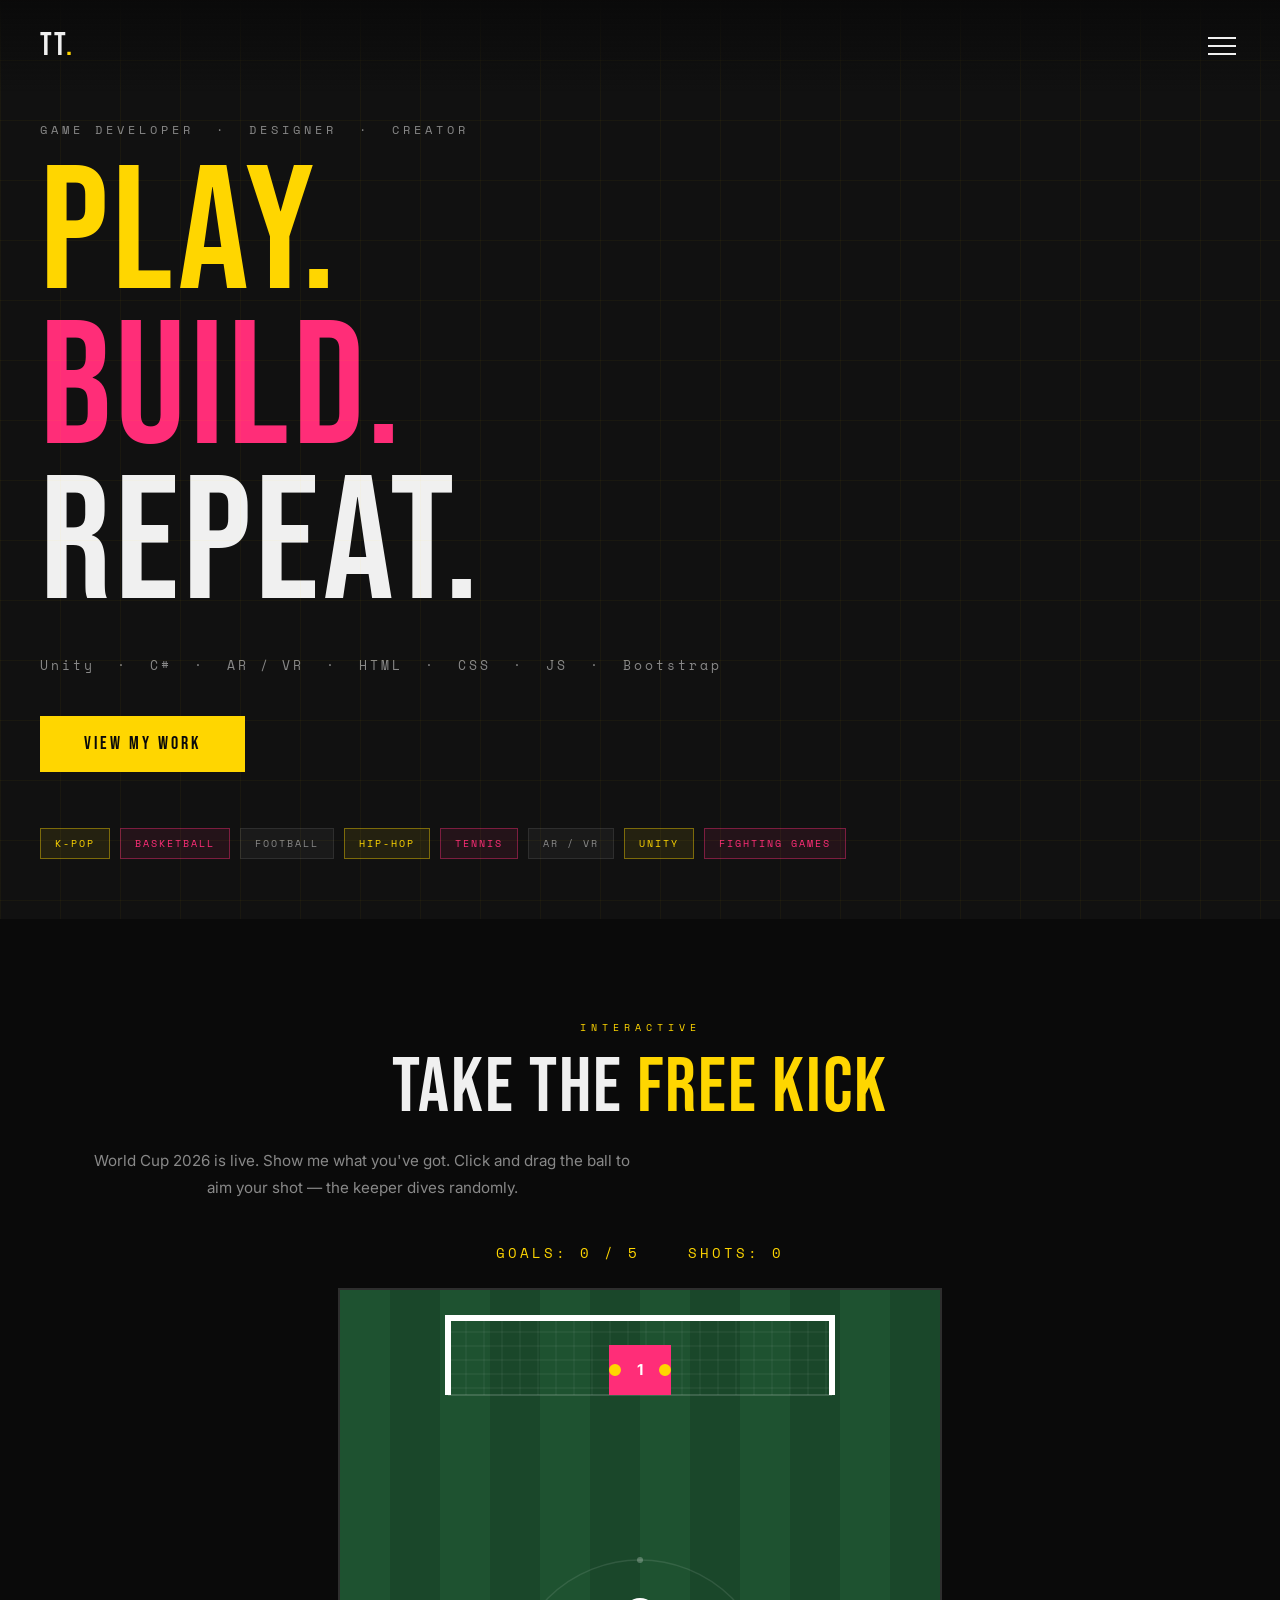
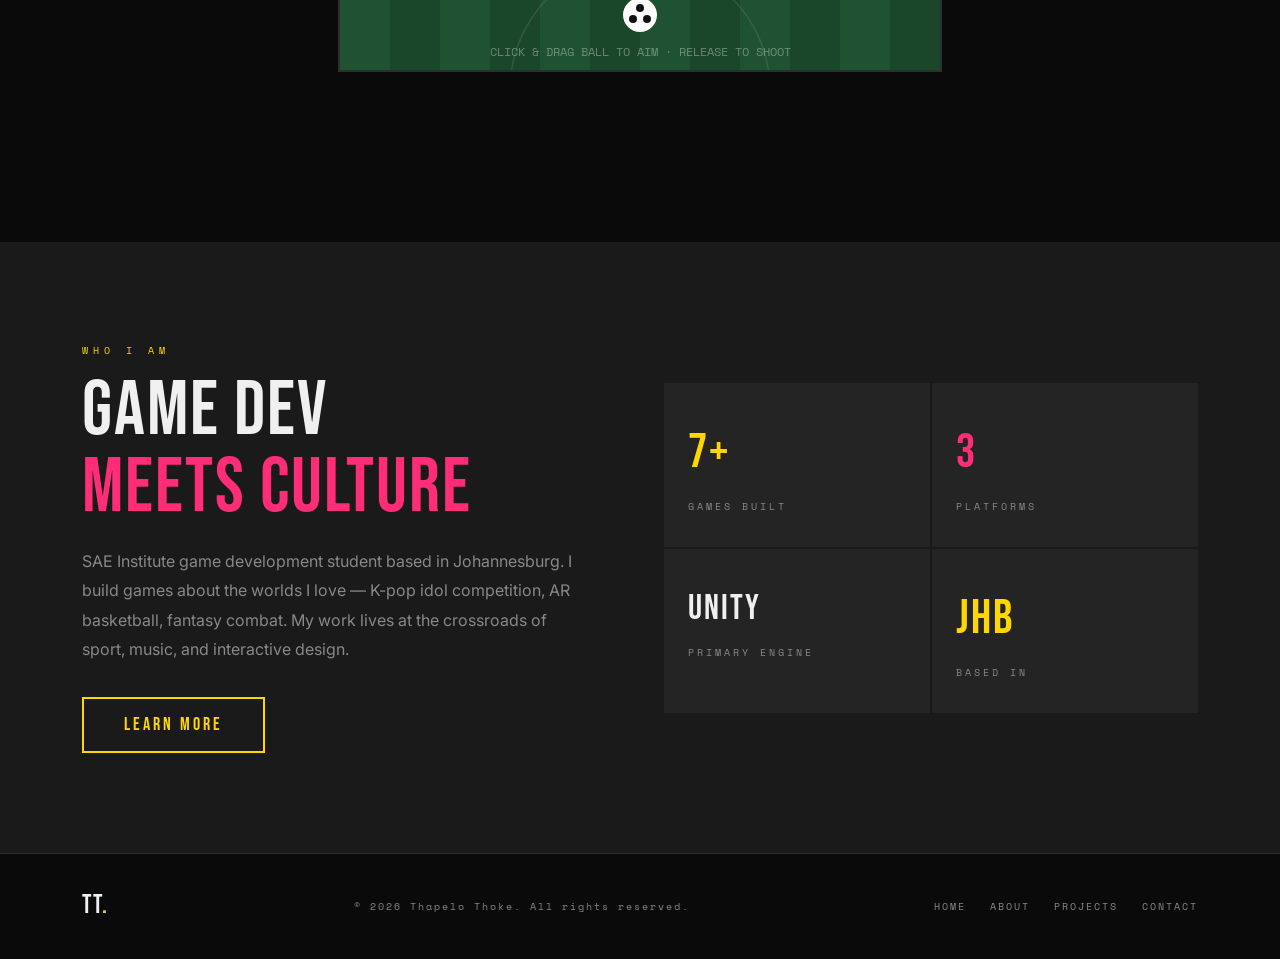
<file: index.html>
<!DOCTYPE html>
<html lang="en">
<head>
    <meta charset="UTF-8">
    <meta name="viewport" content="width=device-width, initial-scale=1.0">
    <title>Thapelo Thoke | Game Developer</title>

    <!-- Fonts -->
    <link rel="preconnect" href="https://fonts.googleapis.com">
    <link rel="preconnect" href="https://fonts.gstatic.com" crossorigin>
    <link href="https://fonts.googleapis.com/css2?family=Bebas+Neue&family=Inter:wght@400;500;600&family=Space+Mono:wght@400;700&display=swap" rel="stylesheet">

    <!-- Bootstrap styling -->
    <link href="https://cdn.jsdelivr.net/npm/bootstrap@5.3.0/dist/css/bootstrap.min.css" rel="stylesheet">

    <!-- Scroll animation styles -->
    <link href="https://unpkg.com/aos@2.3.1/dist/aos.css" rel="stylesheet">

    <!-- Main stylesheet -->
    <link rel="stylesheet" href="style.css">
</head>
<body>

    <!-- Navigation -->
    <nav class="site-nav">
        <!-- Logo -->
        <a href="index.html" class="nav-logo">TT<span class="logo-dot">.</span></a>

        <!-- Hamburger button -->
        <button class="nav-toggle" id="navToggle" aria-label="Open navigation menu">
            <span></span>
            <span></span>
            <span></span>
        </button>
    </nav>

    <!-- Fullscreen menu overlay -->
    <div class="nav-overlay" id="navOverlay" role="dialog" aria-modal="true">
        <!-- Close button -->
        <button class="nav-close" id="navClose" aria-label="Close navigation menu">✕</button>

        <!-- Menu links -->
        <ul class="overlay-menu">
            <li><a href="index.html"    class="overlay-link">Home</a></li>
            <li><a href="about.html"    class="overlay-link">About</a></li>
            <li><a href="projects.html" class="overlay-link">Projects</a></li>
            <li><a href="contact.html"  class="overlay-link">Contact</a></li>
        </ul>

        <!-- Decorative name in the background -->
        <div class="overlay-deco" aria-hidden="true">THAPELO THOKE</div>
    </div>


    <!-- Hero section -->
    <section class="hero-section">

        <!-- Small label above the headline -->
        <p class="hero-eyebrow">Game Developer &nbsp;·&nbsp; Designer &nbsp;·&nbsp; Creator</p>

        <!-- Big headline -->
        <h1 class="hero-headline" aria-label="Play. Build. Repeat.">
            <span class="headline-line yellow">PLAY.</span>
            <span class="headline-line pink">BUILD.</span>
            <span class="headline-line white">REPEAT.</span>
        </h1>

        <!-- Small tech line -->
        <p class="hero-sub">Unity &nbsp;·&nbsp; C# &nbsp;·&nbsp; AR / VR &nbsp;·&nbsp; HTML &nbsp;·&nbsp; CSS &nbsp;·&nbsp; JS &nbsp;·&nbsp; Bootstrap</p>

        <!-- Main button -->
        <a href="projects.html" class="cta-btn">VIEW MY WORK</a>

        <!-- Little tags for the vibe -->
        <div class="hero-tags" aria-label="My worlds">
            <span class="tag-badge yellow-tag">K-POP</span>
            <span class="tag-badge pink-tag">BASKETBALL</span>
            <span class="tag-badge white-tag">FOOTBALL</span>
            <span class="tag-badge yellow-tag">HIP-HOP</span>
            <span class="tag-badge pink-tag">TENNIS</span>
            <span class="tag-badge white-tag">AR / VR</span>
            <span class="tag-badge yellow-tag">UNITY</span>
            <span class="tag-badge pink-tag">FIGHTING GAMES</span>
        </div>

    </section>


    <!-- Mini football game -->
    <section class="game-section" id="game">
        <div class="container">

            <!-- Scroll animation -->
            <div class="section-label" data-aos="fade-up">INTERACTIVE</div>

            <h2 class="section-title" data-aos="fade-up" data-aos-delay="100">
                TAKE THE <span class="yellow">FREE KICK</span>
            </h2>

            <p class="section-sub" data-aos="fade-up" data-aos-delay="150">
                World Cup 2026 is live. Show me what you've got.
                Click and drag the ball to aim your shot — the keeper dives randomly.
            </p>

            <!-- Score display -->
            <div class="game-score-display" data-aos="fade-up" data-aos-delay="200">
                <span id="scoreDisplay">GOALS: 0 / 5</span>
                <span id="attemptsDisplay">SHOTS: 0</span>
            </div>

            <!-- Game canvas -->
            <canvas id="footballCanvas" data-aos="fade-up" data-aos-delay="250"
                    role="img" aria-label="Football free kick game"></canvas>

            <!-- Game message -->
            <div id="gameMessage" class="game-message" aria-live="polite"></div>

            <!-- Reset button -->
            <div class="text-center">
                <button id="resetGame" class="game-reset-btn" style="display:none;">
                    PLAY AGAIN ↺
                </button>
            </div>

        </div>
    </section>


    <!-- Short intro section -->
    <section class="bio-teaser-section">
        <div class="container">

            <!-- Bootstrap row splits content into two columns on large screens -->
            <div class="row align-items-center g-5">

                <!-- Text column -->
                <div class="col-lg-6" data-aos="fade-right">
                    <div class="section-label">WHO I AM</div>
                    <h2 class="section-title">
                        GAME DEV<br>
                        <span class="pink">MEETS CULTURE</span>
                    </h2>
                    <p class="bio-text">
                        SAE Institute game development student based in Johannesburg.
                        I build games about the worlds I love — K-pop idol competition,
                        AR basketball, fantasy combat. My work lives at the crossroads
                        of sport, music, and interactive design.
                    </p>
                    <a href="about.html" class="outline-btn">LEARN MORE</a>
                </div>

                <!-- Stats column -->
                <div class="col-lg-6" data-aos="fade-left" data-aos-delay="200">
                    <div class="stat-grid">

                        <div class="stat-card">
                            <span class="stat-num yellow">7+</span>
                            <span class="stat-label">Games Built</span>
                        </div>

                        <div class="stat-card">
                            <span class="stat-num pink">3</span>
                            <span class="stat-label">Platforms</span>
                        </div>

                        <div class="stat-card">
                            <span class="stat-num" style="color: var(--white); font-size: 2.2rem;">Unity</span>
                            <span class="stat-label">Primary Engine</span>
                        </div>

                        <div class="stat-card">
                            <span class="stat-num yellow">JHB</span>
                            <span class="stat-label">Based In</span>
                        </div>

                    </div>
                </div>

            </div>
        </div>
    </section>


    <!-- Footer -->
    <footer class="site-footer">
        <div class="container">
            <div class="footer-inner">
                <span class="footer-logo">TT<span class="logo-dot">.</span></span>
                <span class="footer-copy">© 2026 Thapelo Thoke. All rights reserved.</span>
                <nav class="footer-links" aria-label="Footer navigation">
                    <a href="index.html">Home</a>
                    <a href="about.html">About</a>
                    <a href="projects.html">Projects</a>
                    <a href="contact.html">Contact</a>
                </nav>
            </div>
        </div>
    </footer>


    <!-- Scripts -->

    <!-- Bootstrap JS -->
    <script src="https://cdn.jsdelivr.net/npm/bootstrap@5.3.0/dist/js/bootstrap.bundle.min.js"></script>

    <!-- AOS JS -->
    <script src="https://unpkg.com/aos@2.3.1/dist/aos.js"></script>

    <!-- Main script -->
    <script src="script.js"></script>

</body>
</html>
</file>
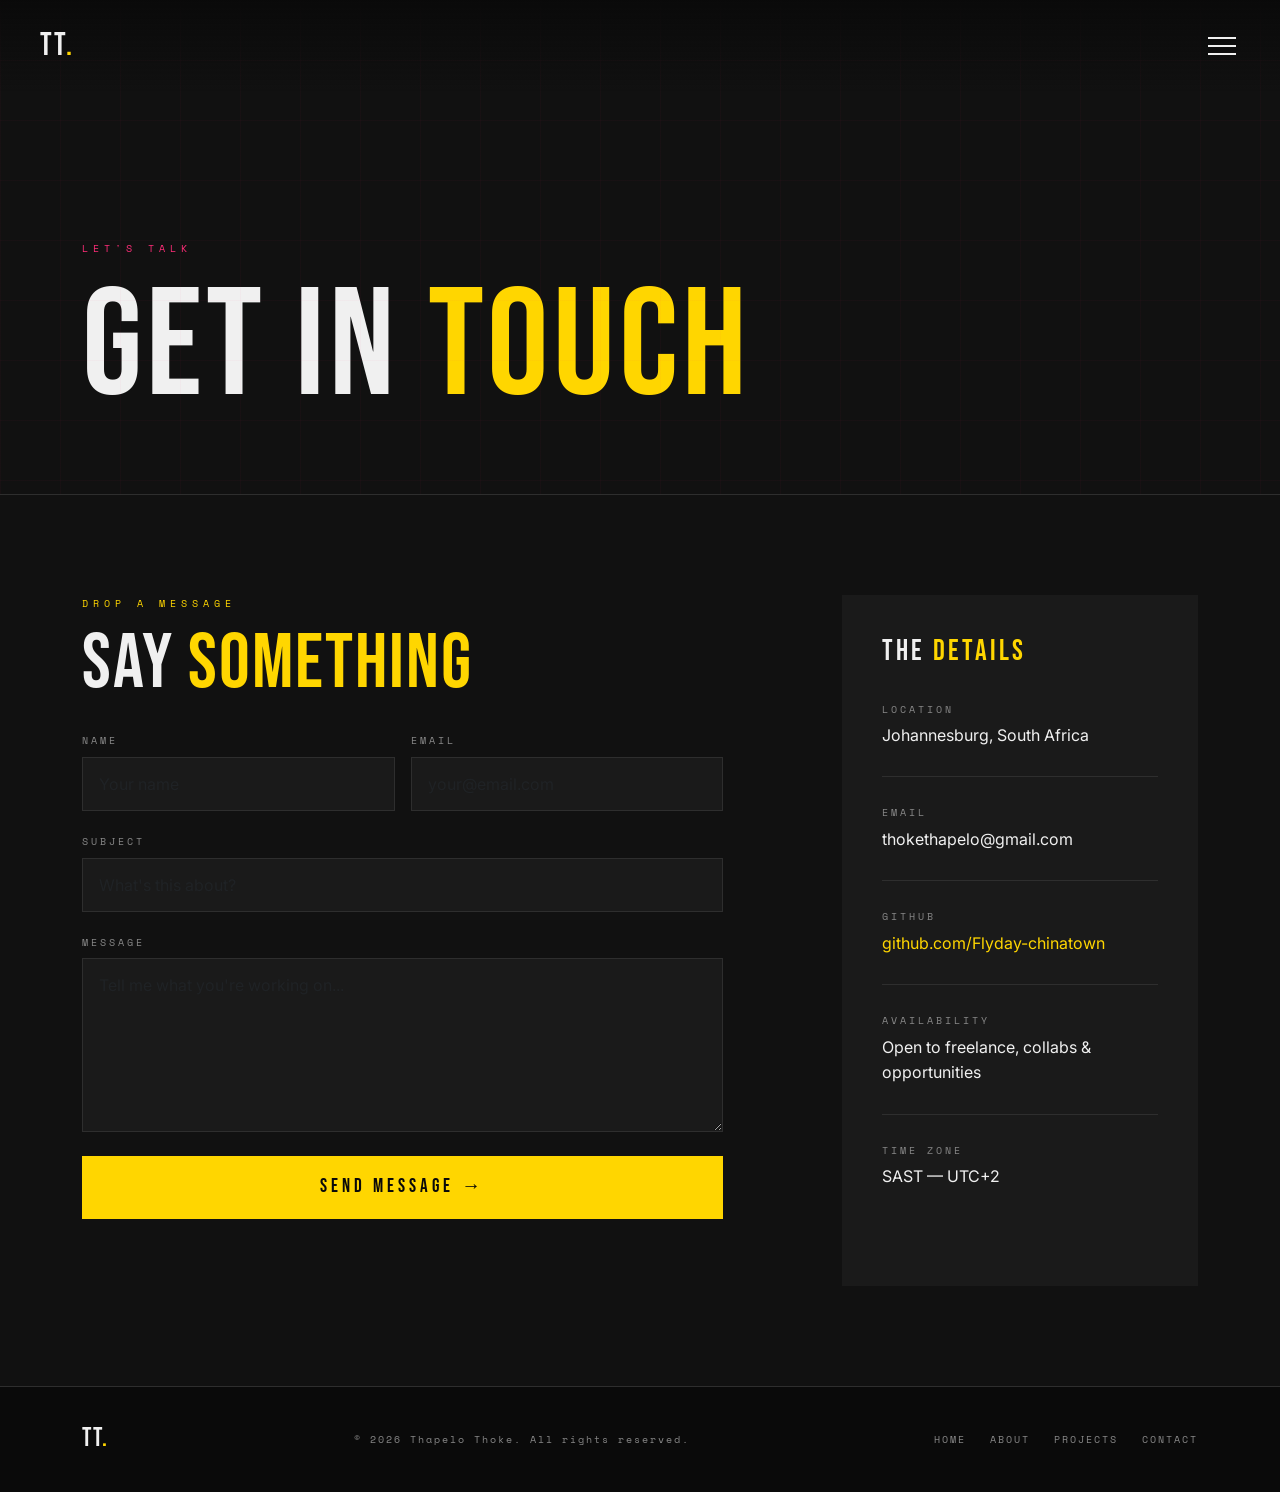
<file: contact.html>
<!DOCTYPE html>
<html lang="en">
<head>
    <meta charset="UTF-8">
    <meta name="viewport" content="width=device-width, initial-scale=1.0">
    <title>Contact | Thapelo Thoke</title>

    <!-- Fonts for the site -->
    <link rel="preconnect" href="https://fonts.googleapis.com">
    <link rel="preconnect" href="https://fonts.gstatic.com" crossorigin>
    <link href="https://fonts.googleapis.com/css2?family=Bebas+Neue&family=Inter:wght@400;500;600&family=Space+Mono:wght@400;700&display=swap" rel="stylesheet">

    <!-- Bootstrap styling for the form layout -->
    <link href="https://cdn.jsdelivr.net/npm/bootstrap@5.3.0/dist/css/bootstrap.min.css" rel="stylesheet">

    <!-- Scroll animation styles -->
    <link href="https://unpkg.com/aos@2.3.1/dist/aos.css" rel="stylesheet">

    <!-- Main stylesheet -->
    <link rel="stylesheet" href="style.css">
</head>
<body>

    <!-- Navigation -->
    <nav class="site-nav">
        <a href="index.html" class="nav-logo">TT<span class="logo-dot">.</span></a>
        <button class="nav-toggle" id="navToggle" aria-label="Open navigation menu">
            <span></span>
            <span></span>
            <span></span>
        </button>
    </nav>

    <div class="nav-overlay" id="navOverlay" role="dialog" aria-modal="true">
        <button class="nav-close" id="navClose" aria-label="Close navigation menu">✕</button>
        <ul class="overlay-menu">
            <li><a href="index.html"    class="overlay-link">Home</a></li>
            <li><a href="about.html"    class="overlay-link">About</a></li>
            <li><a href="projects.html" class="overlay-link">Projects</a></li>
            <li><a href="contact.html"  class="overlay-link">Contact</a></li>
        </ul>
        <div class="overlay-deco" aria-hidden="true">THAPELO THOKE</div>
    </div>


    <!-- Page hero -->
    <header class="page-hero">
        <div class="container">
            <p class="page-hero-label">Let's talk</p>
            <h1 class="page-hero-title">
                GET IN <span>TOUCH</span>
            </h1>
        </div>
    </header>


    <!-- Contact section -->
    <section class="contact-section">
        <div class="container">

            <div class="row g-4">

                <!-- Contact form -->
                <div class="col-lg-7" data-aos="fade-right">

                    <div class="section-label">Drop a message</div>
                    <h2 class="section-title mb-4">
                        SAY <span class="yellow">SOMETHING</span>
                    </h2>

                    <!-- id="contactForm" — script.js listens to this submit event -->
                    <form class="contact-form" id="contactForm" novalidate>

                        <!-- NAME + EMAIL — two fields side by side on medium+ screens -->
                        <div class="row g-3 mb-3">

                            <div class="col-md-6">
                                <!-- for="..." must match the input's id="..." for accessibility -->
                                <label for="contactName">NAME</label>
                                <input
                                    type="text"
                                    class="form-control"
                                    id="contactName"
                                    name="name"
                                    placeholder="Your name"
                                    required
                                >
                            </div>

                            <div class="col-md-6">
                                <label for="contactEmail">EMAIL</label>
                                <input
                                    type="email"
                                    class="form-control"
                                    id="contactEmail"
                                    name="email"
                                    placeholder="your@email.com"
                                    required
                                >
                            </div>

                        </div>

                        <!-- SUBJECT -->
                        <div class="mb-3">
                            <label for="contactSubject">SUBJECT</label>
                            <input
                                type="text"
                                class="form-control"
                                id="contactSubject"
                                name="subject"
                                placeholder="What's this about?"
                            >
                        </div>

                        <!-- MESSAGE — textarea, rows="6" sets height -->
                        <div class="mb-4">
                            <label for="contactMessage">MESSAGE</label>
                            <textarea
                                class="form-control"
                                id="contactMessage"
                                name="message"
                                rows="6"
                                placeholder="Tell me what you're working on..."
                                required
                            ></textarea>
                        </div>

                        <!-- SUBMIT BUTTON -->
                        <button type="submit" class="form-submit-btn">
                            SEND MESSAGE →
                        </button>

                        <!-- SUCCESS MESSAGE — hidden by default, shown by script.js after submit -->
                        <div class="form-success" id="formSuccess" role="alert">
                            ✓ MESSAGE SENT — I'LL GET BACK TO YOU SOON.
                        </div>

                    </form>

                </div><!-- end left column -->


                <!-- Contact details -->
                <div class="col-lg-4 offset-lg-1" data-aos="fade-left" data-aos-delay="200">

                    <div class="contact-info">

                        <h3 class="contact-info-title">
                            THE <span class="yellow">DETAILS</span>
                        </h3>

                        <!-- Location -->
                        <div class="contact-detail">
                            <span class="contact-detail-label">Location</span>
                            <span class="contact-detail-value">Johannesburg, South Africa</span>
                        </div>

                        <!-- Email — update with your real email address -->
                        <div class="contact-detail">
                            <span class="contact-detail-label">Email</span>
                            <span class="contact-detail-value">thokethapelo@gmail.com</span>
                        </div>

                        <!-- GitHub -->
                        <div class="contact-detail">
                            <span class="contact-detail-label">GitHub</span>
                            <span class="contact-detail-value">
                                <a href="https://github.com/Flyday-chinatown"
                                   target="_blank"
                                   rel="noopener noreferrer"
                                   style="color: var(--yellow); text-decoration: none;">
                                    github.com/Flyday-chinatown
                                </a>
                            </span>
                        </div>

                        <!-- Availability -->
                        <div class="contact-detail">
                            <span class="contact-detail-label">Availability</span>
                            <span class="contact-detail-value">
                                Open to freelance, collabs &amp; opportunities
                            </span>
                        </div>

                        <!-- Based in / Time zone -->
                        <div class="contact-detail">
                            <span class="contact-detail-label">Time Zone</span>
                            <span class="contact-detail-value">SAST — UTC+2</span>
                        </div>

                    </div><!-- end .contact-info -->

                </div><!-- end right column -->

            </div><!-- end .row -->

        </div>
    </section>


    <!-- Footer -->
    <footer class="site-footer">
        <div class="container">
            <div class="footer-inner">
                <span class="footer-logo">TT<span class="logo-dot">.</span></span>
                <span class="footer-copy">© 2026 Thapelo Thoke. All rights reserved.</span>
                <nav class="footer-links" aria-label="Footer navigation">
                    <a href="index.html">Home</a>
                    <a href="about.html">About</a>
                    <a href="projects.html">Projects</a>
                    <a href="contact.html">Contact</a>
                </nav>
            </div>
        </div>
    </footer>


    <!-- Bootstrap JS -->
    <script src="https://cdn.jsdelivr.net/npm/bootstrap@5.3.0/dist/js/bootstrap.bundle.min.js"></script>
    <!-- AOS JS -->
    <script src="https://unpkg.com/aos@2.3.1/dist/aos.js"></script>
    <!-- Main script -->
    <script src="script.js"></script>

</body>
</html>
</file>
<file: style.css>
/* Theme colours, fonts, and spacing for the portfolio. */

/* Shared values for colours, fonts, and spacing. */
:root {
    /* Colours */
    --void:    #0A0A0A;
    --deep:    #111111;
    --surface: #1A1A1A;
    --card:    #242424;
    --border:  #2E2E2E;
    --yellow:  #FFD600;
    --pink:    #FF2D78;
    --white:   #F0F0F0;
    --gray:    #888888;

    /* Typography */
    --font-display: 'Bebas Neue', sans-serif;
    --font-body:    'Inter', sans-serif;
    --font-mono:    'Space Mono', monospace;

    /* Spacing */
    --section-pad: 100px;
}

/* Basic reset and a few default page styles. */
*, *::before, *::after {
    box-sizing: border-box;
    margin: 0;
    padding: 0;
}

html {
    scroll-behavior: smooth;
}

body {
    background-color: var(--deep);
    color: var(--white);
    font-family: var(--font-body);
    font-size: 16px;
    line-height: 1.6;
    overflow-x: hidden; /* keeps the page from scrolling sideways */
}

/* Handy colour helpers for inline text. */
.yellow { color: var(--yellow); }
.pink   { color: var(--pink);   }

/* Sticky top nav with a simple hamburger menu. */

.site-nav {
    position: fixed;
    top: 0;
    left: 0;
    width: 100%;
    display: flex;
    justify-content: space-between;
    align-items: center;
    padding: 20px 40px;
    z-index: 1000;
    /* Gradient fades to transparent so content below shows through when scrolled */
    background: linear-gradient(to bottom, rgba(10,10,10,0.97) 0%, transparent 100%);
}

/* The small logo in the top left. */
.nav-logo {
    font-family: var(--font-display);
    font-size: 2rem;
    color: var(--white);
    text-decoration: none;
    letter-spacing: 2px;
}

/* The little yellow dot in the logo. */
.logo-dot {
    color: var(--yellow);
}

/* The hamburger button. */
.nav-toggle {
    background: none;
    border: none;
    cursor: pointer;
    display: flex;
    flex-direction: column;
    gap: 6px;
    padding: 4px;
    z-index: 1001; /* stays above overlay */
}

/* The three bars that make up the icon. */
.nav-toggle span {
    display: block;
    width: 28px;
    height: 2px;
    background: var(--white);
    transition: all 0.3s ease;
}

/* Opens into an X when the menu is active. */
.nav-toggle.open span:nth-child(1) { transform: translateY(8px) rotate(45deg); }
.nav-toggle.open span:nth-child(2) { opacity: 0; }
.nav-toggle.open span:nth-child(3) { transform: translateY(-8px) rotate(-45deg); }

/* Full-screen menu that appears when the button is pressed. */

.nav-overlay {
    position: fixed;
    inset: 0;              /* shorthand for top/right/bottom/left: 0 */
    background: var(--void);
    z-index: 999;
    display: flex;
    flex-direction: column;
    justify-content: center;
    align-items: center;
    /* Hidden by default */
    opacity: 0;
    pointer-events: none;
    transition: opacity 0.4s ease;
}

/* Added by JS when the menu opens. */
.nav-overlay.active {
    opacity: 1;
    pointer-events: all;
}

/* The close button inside the overlay. */
.nav-close {
    position: absolute;
    top: 24px;
    right: 40px;
    background: none;
    border: none;
    color: var(--white);
    font-size: 2rem;
    cursor: pointer;
    transition: color 0.2s;
}
.nav-close:hover { color: var(--yellow); }

/* The links in the menu. */
.overlay-menu {
    list-style: none;
    text-align: center;
}

/* Big menu links. */
.overlay-link {
    font-family: var(--font-display);
    font-size: clamp(3rem, 8vw, 6rem);  /* fluid size: min 3rem, max 6rem */
    color: var(--white);
    text-decoration: none;
    letter-spacing: 6px;
    display: block;
    padding: 6px 0;
    transition: color 0.2s ease, letter-spacing 0.2s ease;
}

.overlay-link:hover {
    color: var(--yellow);
    letter-spacing: 10px; /* spreads out on hover */
}

/* Small label at the bottom of the overlay. */
.overlay-deco {
    position: absolute;
    bottom: 40px;
    font-family: var(--font-display);
    font-size: clamp(1rem, 3.5vw, 2rem);
    color: var(--surface);   /* very subtle — almost invisible */
    letter-spacing: 12px;
    user-select: none;
}

/* Home page hero. */

.hero-section {
    min-height: 100vh;
    display: flex;
    flex-direction: column;
    justify-content: center;
    padding: 120px 40px 60px;
    position: relative;
    overflow: hidden;
}

/* Soft grid texture behind the hero. */
.hero-section::before {
    content: '';
    position: absolute;
    inset: 0;
    background-image:
        linear-gradient(rgba(255,214,0,0.04) 1px, transparent 1px),
        linear-gradient(90deg, rgba(255,214,0,0.04) 1px, transparent 1px);
    background-size: 60px 60px;
    pointer-events: none;
}

/* Little label above the headline. */
.hero-eyebrow {
    font-family: var(--font-mono);
    font-size: 0.75rem;
    color: var(--gray);
    letter-spacing: 4px;
    margin-bottom: 20px;
    text-transform: uppercase;
}

/* Stacked headline layout. */
.hero-headline {
    display: flex;
    flex-direction: column;
    line-height: 0.88;
    margin-bottom: 32px;
}

/* Each line in the big headline. */
.headline-line {
    font-family: var(--font-display);
    font-size: clamp(4.5rem, 15vw, 11rem); /* scales with viewport width */
    letter-spacing: 4px;
    display: block;
}

.headline-line.yellow { color: var(--yellow); }
.headline-line.pink   { color: var(--pink);   }
.headline-line.white  { color: var(--white);  }

/* Small stack line under the hero text. */
.hero-sub {
    font-family: var(--font-mono);
    font-size: 0.8rem;
    color: var(--gray);
    letter-spacing: 3px;
    margin-bottom: 40px;
}

/* Main call-to-action button. */
.cta-btn {
    display: inline-block;
    background: var(--yellow);
    color: var(--void);
    font-family: var(--font-display);
    font-size: 1.1rem;
    letter-spacing: 3px;
    padding: 14px 44px;
    text-decoration: none;
    transition: background 0.2s ease, transform 0.2s ease;
    align-self: flex-start; /* don't stretch to full width */
}

.cta-btn:hover {
    background: var(--pink);
    color: var(--white);
    transform: translateY(-3px);
}

/* Secondary button used in a few places. */
.outline-btn {
    display: inline-block;
    border: 2px solid var(--yellow);
    color: var(--yellow);
    font-family: var(--font-display);
    font-size: 1.1rem;
    letter-spacing: 3px;
    padding: 12px 40px;
    text-decoration: none;
    transition: all 0.2s ease;
}

.outline-btn:hover {
    background: var(--yellow);
    color: var(--void);
}

/* Little tags under the hero button. */
.hero-tags {
    display: flex;
    flex-wrap: wrap;
    gap: 10px;
    margin-top: 56px;
}

.tag-badge {
    font-family: var(--font-mono);
    font-size: 0.65rem;
    letter-spacing: 2px;
    padding: 6px 14px;
    text-transform: uppercase;
}

.yellow-tag { background: rgba(255,214,0,0.08);  color: var(--yellow); border: 1px solid rgba(255,214,0,0.4); }
.pink-tag   { background: rgba(255,45,120,0.08); color: var(--pink);   border: 1px solid rgba(255,45,120,0.4); }
.white-tag  { background: rgba(240,240,240,0.04); color: var(--gray);  border: 1px solid var(--border); }

/* Shared section styling used across the site. */

/* Tiny label above section titles. */
.section-label {
    font-family: var(--font-mono);
    font-size: 0.65rem;
    color: var(--yellow);
    letter-spacing: 5px;
    margin-bottom: 14px;
    text-transform: uppercase;
}

/* Main section heading. */
.section-title {
    font-family: var(--font-display);
    font-size: clamp(2.5rem, 6vw, 5rem);
    letter-spacing: 2px;
    line-height: 1;
    margin-bottom: 20px;
}

/* Intro text under the section heading. */
.section-sub {
    color: var(--gray);
    font-size: 0.95rem;
    max-width: 560px;
    margin-bottom: 40px;
    line-height: 1.8;
}

/* Mini football game on the home page. */

.game-section {
    padding: var(--section-pad) 0;
    background: var(--void);
    text-align: center;
}

/* Score display above the canvas. */
.game-score-display {
    display: flex;
    justify-content: center;
    gap: 48px;
    margin-bottom: 24px;
    font-family: var(--font-mono);
    font-size: 0.9rem;
    color: var(--yellow);
    letter-spacing: 3px;
}

/* The game canvas. */
#footballCanvas {
    display: block;
    margin: 0 auto;
    border: 2px solid var(--border);
    cursor: crosshair;
    max-width: 100%;   /* responsive — shrinks on smaller screens */
    height: auto;
}

/* Message shown under the canvas. */
.game-message {
    font-family: var(--font-display);
    font-size: 2.5rem;
    letter-spacing: 4px;
    margin-top: 20px;
    min-height: 50px;  /* fixed height prevents layout jump */
    transition: color 0.3s ease;
}

/* Button shown after a win. */
.game-reset-btn {
    margin-top: 16px;
    background: none;
    border: 2px solid var(--pink);
    color: var(--pink);
    font-family: var(--font-display);
    font-size: 1.2rem;
    letter-spacing: 3px;
    padding: 12px 36px;
    cursor: pointer;
    transition: all 0.2s ease;
}

.game-reset-btn:hover {
    background: var(--pink);
    color: var(--white);
}

/* Short intro and quick stats on the home page. */

.bio-teaser-section {
    padding: var(--section-pad) 0;
    background: var(--surface);
}

.bio-text {
    color: var(--gray);
    font-size: 1rem;
    line-height: 1.85;
    margin-bottom: 32px;
    max-width: 500px;
}

/* Two-by-two grid for the stats. */
.stat-grid {
    display: grid;
    grid-template-columns: 1fr 1fr;
    gap: 2px;         /* tiny gap creates the "tile" look */
}

.stat-card {
    background: var(--card);
    padding: 32px 24px;
    display: flex;
    flex-direction: column;
    gap: 8px;
}

.stat-num {
    font-family: var(--font-display);
    font-size: 3rem;
    letter-spacing: 2px;
    display: block;
}

.stat-label {
    font-family: var(--font-mono);
    font-size: 0.6rem;
    color: var(--gray);
    letter-spacing: 3px;
    text-transform: uppercase;
}

/* Smaller hero used on the inner pages. */

.page-hero {
    min-height: 55vh;
    display: flex;
    align-items: flex-end;
    padding: 120px 40px 60px;
    border-bottom: 1px solid var(--border);
    position: relative;
    overflow: hidden;
}

/* Soft pink grid behind the inner-page hero. */
.page-hero::before {
    content: '';
    position: absolute;
    inset: 0;
    background-image:
        linear-gradient(rgba(255,45,120,0.03) 1px, transparent 1px),
        linear-gradient(90deg, rgba(255,45,120,0.03) 1px, transparent 1px);
    background-size: 60px 60px;
    pointer-events: none;
}

/* Tiny label above the page title. */
.page-hero-label {
    font-family: var(--font-mono);
    font-size: 0.65rem;
    color: var(--pink);
    letter-spacing: 5px;
    margin-bottom: 16px;
    text-transform: uppercase;
}

/* Large page title. */
.page-hero-title {
    font-family: var(--font-display);
    font-size: clamp(4rem, 12vw, 10rem);
    letter-spacing: 4px;
    line-height: 1;
    color: var(--white);
}

.page-hero-title span { color: var(--yellow); }

/* About page layout. */

.about-story {
    padding: var(--section-pad) 0;
    background: var(--deep);
}

/* Main story text. */
.story-text {
    font-size: 1.05rem;
    line-height: 1.95;
    color: var(--gray);
    max-width: 620px;
}

.story-text strong { color: var(--white); }

/* Tools and skills section. */
.skills-section {
    padding: var(--section-pad) 0;
    background: var(--surface);
}

/* Responsive grid for the skill tiles. */
.skills-grid {
    display: grid;
    grid-template-columns: repeat(auto-fill, minmax(130px, 1fr));
    gap: 2px;
    margin-top: 40px;
}

/* One skill tile. */
.skill-tile {
    background: var(--card);
    padding: 28px 16px;
    text-align: center;
    transition: background 0.2s ease;
    cursor: default;
}

.skill-tile:hover { background: var(--border); }

/* Icon inside each skill tile. */
.skill-icon-img {
    width: 42px;
    height: 42px;
    object-fit: contain;   /* keeps logo proportions, no cropping */
    margin-bottom: 12px;
    display: block;
    margin-left: auto;
    margin-right: auto;
    /* Slight desaturate at rest — pops to full colour on hover */
    filter: grayscale(30%) brightness(0.9);
    transition: filter 0.25s ease;
}

.skill-tile:hover .skill-icon-img {
    filter: grayscale(0%) brightness(1.1);
}

/* Skill name. */
.skill-name {
    font-family: var(--font-mono);
    font-size: 0.6rem;
    letter-spacing: 2px;
    color: var(--gray);
    text-transform: uppercase;
}

/* Things I’m into section. */
.passions-section {
    padding: var(--section-pad) 0;
    background: var(--void);
}

.passions-list {
    list-style: none;
    margin-top: 40px;
}

/* One row in the list. */
.passion-item {
    display: flex;
    align-items: center;
    padding: 20px 0;
    border-bottom: 1px solid var(--border);
    gap: 32px;
    transition: padding-left 0.2s ease;
}

.passion-item:hover {
    padding-left: 12px; /* subtle indent on hover */
}

.passion-number {
    font-family: var(--font-mono);
    font-size: 0.65rem;
    color: var(--gray);
    letter-spacing: 2px;
    min-width: 36px;
}

.passion-title {
    font-family: var(--font-display);
    font-size: clamp(1.5rem, 3vw, 2.2rem);
    letter-spacing: 2px;
    flex: 1;
}

.passion-accent { color: var(--yellow); }
.passion-accent-pink { color: var(--pink); }

.passion-desc {
    font-size: 0.8rem;
    color: var(--gray);
    max-width: 260px;
    text-align: right;
    line-height: 1.5;
}

/* Projects page. */

.projects-section {
    padding: var(--section-pad) 0;
    background: var(--deep);
}

/* One project card. */
.project-card {
    background: var(--surface);
    border: 1px solid var(--border);
    transition: border-color 0.25s ease, transform 0.25s ease;
    height: 100%;
    display: flex;
    flex-direction: column;
}

.project-card:hover {
    border-color: var(--yellow);
    transform: translateY(-5px);
}

.project-card.pink-hover:hover {
    border-color: var(--pink);
}

/* Colour accent at the top of the card. */
.project-card-accent {
    height: 4px;
    background: var(--yellow);
    flex-shrink: 0;
}

.project-card-accent.pink { background: var(--pink); }

/* Card contents. */
.project-card-body {
    padding: 32px;
    flex: 1;
    display: flex;
    flex-direction: column;
}

/* Tech tags at the top of the card. */
.project-tags {
    display: flex;
    flex-wrap: wrap;
    gap: 8px;
    margin-bottom: 20px;
}

.project-tag {
    font-family: var(--font-mono);
    font-size: 0.6rem;
    letter-spacing: 2px;
    color: var(--gray);
    border: 1px solid var(--border);
    padding: 4px 10px;
    text-transform: uppercase;
}

/* Project title. */
.project-title {
    font-family: var(--font-display);
    font-size: clamp(1.6rem, 3vw, 2.2rem);
    letter-spacing: 2px;
    margin-bottom: 12px;
    line-height: 1.1;
}

/* Short project description. */
.project-desc {
    color: var(--gray);
    font-size: 0.88rem;
    line-height: 1.75;
    margin-bottom: 24px;
    flex: 1;
}

/* Link/button for opening the project. */
.project-link {
    /* --- Reset browser button defaults --- */
    appearance: none;
    -webkit-appearance: none;
    background: none;
    border: none;
    cursor: pointer;
    padding: 0;
    margin: 0;
    outline: none;

    /* --- Custom styling --- */
    display: inline-flex;
    align-items: center;
    gap: 8px;
    font-family: var(--font-mono);
    font-size: 0.7rem;
    font-weight: 700;
    letter-spacing: 3px;
    color: var(--yellow);
    text-decoration: none;
    text-transform: uppercase;
    align-self: flex-start;

    /* Underline drawn via border-bottom on a pseudo element
       so it only spans the text width */
    border-bottom: 1px solid rgba(255, 214, 0, 0.4);
    padding-bottom: 4px;

    transition: color 0.2s ease,
                border-color 0.2s ease,
                letter-spacing 0.2s ease;
}

.project-link:hover {
    color: var(--pink);
    border-color: rgba(255, 45, 120, 0.4);
    letter-spacing: 5px; /* subtle spread on hover */
}

/* Contact page. */

.contact-section {
    padding: var(--section-pad) 0;
    background: var(--deep);
}

/* Form styling to match the dark theme. */
.contact-form .form-control,
.contact-form textarea.form-control {
    background: var(--surface);
    border: 1px solid var(--border);
    border-radius: 0;        /* square edges — matches the design */
    color: var(--white);
    font-family: var(--font-body);
    padding: 14px 16px;
    transition: border-color 0.2s;
}

/* Focus state for the inputs. */
.contact-form .form-control:focus,
.contact-form textarea.form-control:focus {
    background: var(--surface);
    border-color: var(--yellow);
    color: var(--white);
    box-shadow: none;         /* remove Bootstrap default blue glow */
    outline: none;
}

/* Labels above the form fields. */
.contact-form label {
    font-family: var(--font-mono);
    font-size: 0.65rem;
    letter-spacing: 3px;
    color: var(--gray);
    margin-bottom: 8px;
    text-transform: uppercase;
}

/* Submit button. */
.form-submit-btn {
    width: 100%;
    background: var(--yellow);
    color: var(--void);
    border: none;
    font-family: var(--font-display);
    font-size: 1.2rem;
    letter-spacing: 4px;
    padding: 16px;
    cursor: pointer;
    transition: background 0.2s ease, color 0.2s ease;
}

.form-submit-btn:hover {
    background: var(--pink);
    color: var(--white);
}

/* Message shown after a successful submit. */
.form-success {
    display: none;   /* hidden until form submitted */
    background: rgba(255,214,0,0.1);
    border: 1px solid var(--yellow);
    color: var(--yellow);
    font-family: var(--font-mono);
    font-size: 0.75rem;
    letter-spacing: 2px;
    padding: 16px;
    margin-top: 16px;
    text-align: center;
}

/* Contact info box beside the form. */
.contact-info {
    background: var(--surface);
    padding: 40px;
    height: 100%;
}

.contact-info-title {
    font-family: var(--font-display);
    font-size: 1.8rem;
    letter-spacing: 3px;
    margin-bottom: 32px;
}

/* One line of contact info. */
.contact-detail {
    margin-bottom: 28px;
    padding-bottom: 28px;
    border-bottom: 1px solid var(--border);
}

.contact-detail:last-child {
    border-bottom: none;
}

.contact-detail-label {
    font-family: var(--font-mono);
    font-size: 0.6rem;
    color: var(--gray);
    letter-spacing: 3px;
    margin-bottom: 6px;
    display: block;
    text-transform: uppercase;
}

.contact-detail-value {
    font-size: 1rem;
    color: var(--white);
}

/* Shared footer. */

.site-footer {
    background: var(--void);
    border-top: 1px solid var(--border);
    padding: 32px 0;
}

.footer-inner {
    display: flex;
    align-items: center;
    justify-content: space-between;
    flex-wrap: wrap;
    gap: 16px;
}

.footer-logo {
    font-family: var(--font-display);
    font-size: 1.6rem;
    letter-spacing: 2px;
}

.footer-copy {
    font-family: var(--font-mono);
    font-size: 0.6rem;
    color: var(--gray);
    letter-spacing: 2px;
}

.footer-links {
    display: flex;
    gap: 24px;
}

.footer-links a {
    font-family: var(--font-mono);
    font-size: 0.6rem;
    color: var(--gray);
    text-decoration: none;
    letter-spacing: 2px;
    text-transform: uppercase;
    transition: color 0.2s ease;
}

.footer-links a:hover { color: var(--yellow); }

/* Mobile tweaks. */

@media (max-width: 768px) {

    :root {
        --section-pad: 64px; /* tighter sections on mobile */
    }

    .site-nav {
        padding: 16px 20px;
    }

    .hero-section {
        padding: 100px 20px 40px;
    }

    /* Hide the floating tags on small screens. */
    .hero-tags {
        display: none;
    }

    .page-hero {
        padding: 100px 20px 40px;
    }

    /* Stack contact info on smaller screens. */
    .contact-info {
        margin-top: 32px;
    }

    /* Let the passion text sit full width. */
    .passion-desc {
        text-align: left;
        max-width: 100%;
    }

    .footer-inner {
        flex-direction: column;
        align-items: flex-start;
        gap: 20px;
    }

    /* Give the stat grid a bit more space. */
    .stat-grid {
        margin-top: 40px;
    }
}

@media (max-width: 480px) {
    /* Make the passion rows stack on very small screens. */
    .passion-item {
        flex-direction: column;
        align-items: flex-start;
        gap: 6px;
    }

    .passion-desc {
        display: none; /* hide descriptions on tiny screens */
    }
}


/* Project slideshow lightbox for the projects page. */


/* Full-screen overlay. */
.slideshow-lightbox {
    position: fixed;           
    inset: 0;                  
    z-index: 9999;             
    display: flex;             
    align-items: center;
    justify-content: center;
    padding: 20px;             
}


/* Dark backdrop behind the lightbox. */
.slideshow-backdrop {
    position: absolute;
    inset: 0;
    background: rgba(0, 0, 0, 0.85); 
    cursor: pointer;                  
}


/* The lightbox panel itself. */
.slideshow-panel {
    position: relative;           
    z-index: 1;
    background: var(--card);      
    border: 1px solid var(--border);
    border-radius: 4px;
    width: 100%;
    max-width: 820px;             
    padding: 24px;
    display: flex;
    flex-direction: column;
    gap: 16px;
}


/* Header row with the title and close button. */
.slideshow-header {
    display: flex;
    align-items: center;
    justify-content: space-between;
    gap: 12px;
}

.slideshow-title {
    font-family: var(--font-display);
    font-size: 1.6rem;
    color: var(--white);
    letter-spacing: 0.04em;
    margin: 0;
}

/* Close button. */
.slideshow-close {
    background: none;
    border: 1px solid var(--border);
    color: var(--gray);
    font-size: 1.1rem;
    width: 36px;
    height: 36px;
    border-radius: 2px;
    cursor: pointer;
    flex-shrink: 0;            
    transition: color 0.2s, border-color 0.2s;
}
.slideshow-close:hover {
    color: var(--white);
    border-color: var(--yellow);
}


/* Image area. */
.slideshow-image-wrap {
    position: relative;         
    background: var(--void);    
    border-radius: 2px;
    overflow: hidden;
    min-height: 300px;          
    display: flex;
    align-items: center;
    justify-content: center;
}

/* The screenshot itself. */
.slideshow-img {
    display: block;
    max-width: 100%;
    max-height: 460px;
    object-fit: contain;        /* letterbox rather than crop */
}

/* Fallback text if there’s no image yet. */
.slideshow-no-img {
    color: var(--gray);
    font-family: var(--font-mono);
    font-size: 0.85rem;
    text-align: center;
    padding: 60px 20px;
    margin: 0;
}


/* Previous and next arrows. */
.slideshow-arrow {
    position: absolute;
    top: 50%;
    transform: translateY(-50%);
    background: rgba(0, 0, 0, 0.5);
    border: 1px solid var(--border);
    color: var(--white);
    font-size: 2rem;
    line-height: 1;
    width: 44px;
    height: 44px;
    border-radius: 2px;
    cursor: pointer;
    display: flex;
    align-items: center;
    justify-content: center;
    transition: background 0.2s, border-color 0.2s;
}
.slideshow-arrow:hover {
    background: var(--yellow);
    border-color: var(--yellow);
    color: var(--void);
}
.slideshow-arrow.left  { left:  10px; }
.slideshow-arrow.right { right: 10px; }


/* Dot indicators for the slideshow. */
.slideshow-dots {
    display: flex;
    justify-content: center;
    gap: 8px;
}

/* One dot button. */
.slide-dot {
    width: 8px;
    height: 8px;
    border-radius: 1px;         /* slightly square, matches the portfolio's angular aesthetic */
    background: var(--border);
    border: none;
    cursor: pointer;
    transition: background 0.2s, transform 0.2s;
}
.slide-dot.active {
    background: var(--yellow);
    transform: scale(1.3);
}


/* Counter text like 2 / 5. */
.slideshow-counter {
    font-family: var(--font-mono);
    font-size: 0.75rem;
    color: var(--gray);
    text-align: center;
    letter-spacing: 0.1em;
    margin: 0;
}


/* Smaller padding on mobile. */
@media (max-width: 576px) {
    .slideshow-panel {
        padding: 16px;
    }
    .slideshow-title {
        font-size: 1.2rem;
    }
    .slideshow-arrow {
        width: 36px;
        height: 36px;
        font-size: 1.5rem;
    }
}


.project-status-badge {
    display: inline-flex;
    align-items: center;
    gap: 10px;
    border: 1px solid var(--yellow);
    color: var(--yellow);
    font-family: var(--font-mono);
    font-size: 0.7rem;
    letter-spacing: 2px;
    padding: 10px 16px;
    text-transform: uppercase;
    background: rgba(255, 214, 0, 0.06);
}

.status-dot {
    width: 8px;
    height: 8px;
    background: var(--yellow);
    border-radius: 50%;
    box-shadow: 0 0 12px rgba(255, 214, 0, 0.8);
}
</file>
